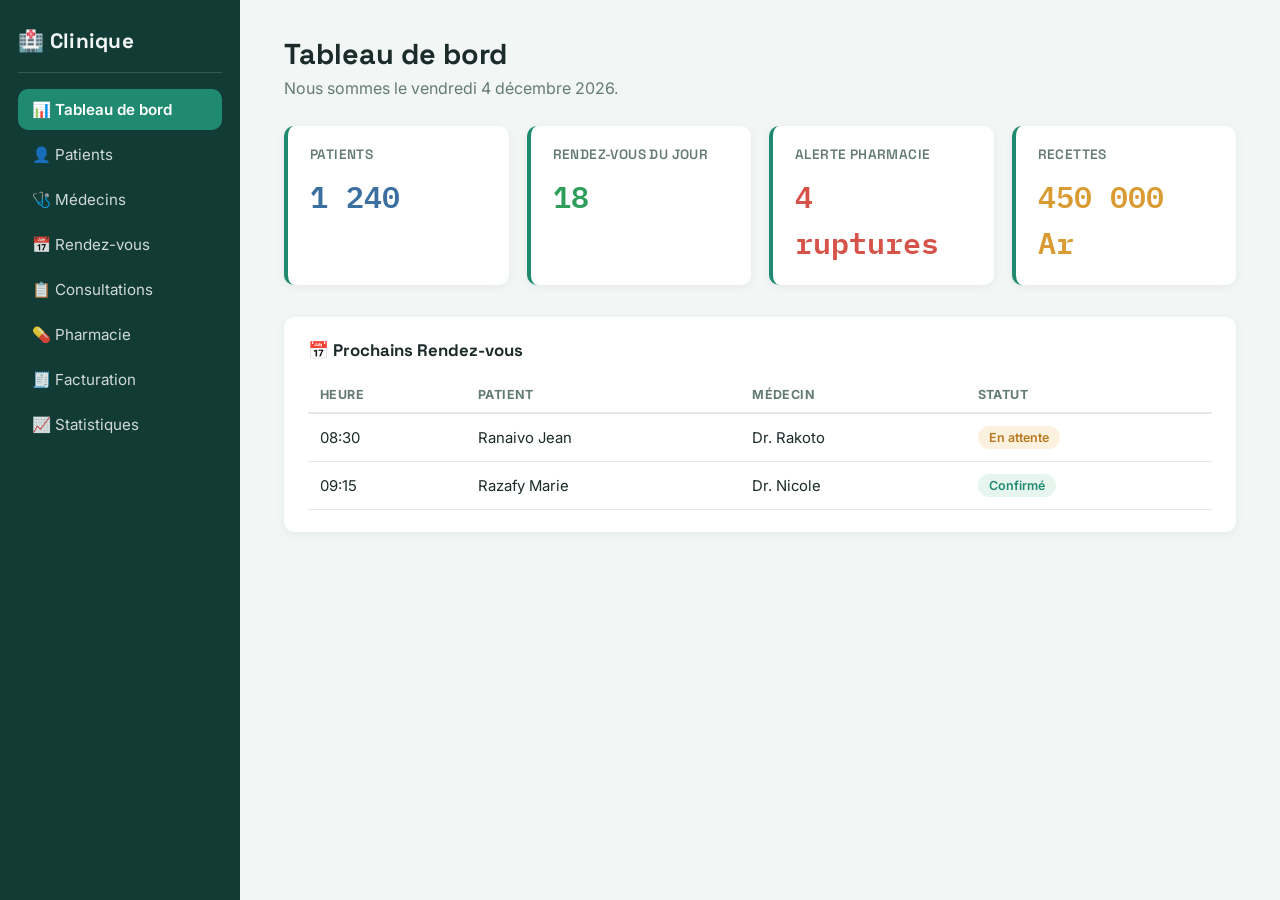
<file: index.html>
<!DOCTYPE html>
<html lang="fr">
<head>
    <meta charset="UTF-8">
    <meta name="viewport" content="width=device-width, initial-scale=1.0">
    <title>Gestion Clinique - Accueil</title>
    <link rel="stylesheet" href="css/style.css">
</head>
<body>

    <div class="menu-lateral">
        <h2>🏥 Clinique</h2>
        <hr>
        <a href="index.html" class="lien-actif">📊 Tableau de bord</a>
        <a href="patient.html">👤 Patients</a>
        <a href="medecins.html">🩺 Médecins</a>
        <a href="rendezvous.html">📅 Rendez-vous</a>
        <a href="consultations.html">📋 Consultations</a>
        <a href="pharmacie.html">💊 Pharmacie</a>
        <a href="factures.html">🧾 Facturation</a>
        <a href="statistiques.html">📈 Statistiques</a>
    </div>


    <div class="contenu-principal">

        <header>
            <h1>Tableau de bord</h1>
            <p id="date-jour">Bienvenue ! Voici l'activité de la clinique aujourd'hui.</p>
        </header>

        <div class="zone-cartes">

            <div class="carte-bleue">
                <h3>Patients</h3>
                <p class="chiffre">1 240</p>
            </div>

            <div class="carte-verte">
                <h3>Rendez-vous du jour</h3>
                <p class="chiffre">18</p>
            </div>

            <div class="carte-rouge">
                <h3>Alerte Pharmacie</h3>
                <p class="chiffre">4 ruptures</p>
            </div>

            <div class="carte-jaune">
                <h3>Recettes</h3>
                <p class="chiffre">450 000 Ar</p>
            </div>

        </div>

        <div class="zone-tableaux">

            <div class="bloc-donnees">
                <h3>📅 Prochains Rendez-vous</h3>
                <table>
                    <thead>
                        <tr>
                            <th>Heure</th>
                            <th>Patient</th>
                            <th>Médecin</th>
                            <th>Statut</th>
                        </tr>
                    </thead>
                    <tbody>
                        <tr>
                            <td>08:30</td>
                            <td>Ranaivo Jean</td>
                            <td>Dr. Rakoto</td>
                            <td><span class="badge badge-attente">En attente</span></td>
                        </tr>
                        <tr>
                            <td>09:15</td>
                            <td>Razafy Marie</td>
                            <td>Dr. Nicole</td>
                            <td><span class="badge badge-ok">Confirmé</span></td>
                        </tr>
                    </tbody>
                </table>
            </div>

        </div>

    </div>

    <script src="js/script.js"></script>
</body>
</html>
</file>
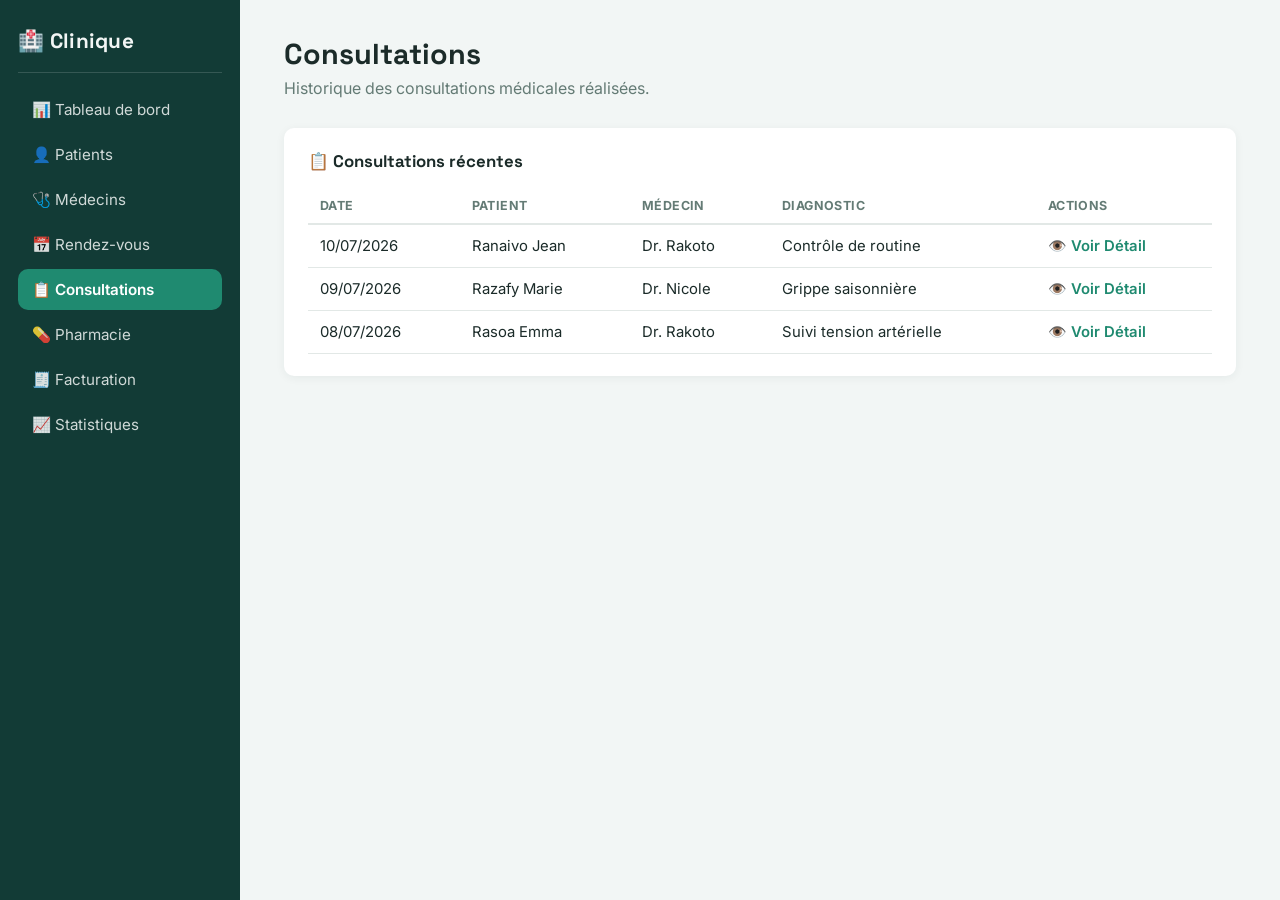
<file: consultations.html>
<!DOCTYPE html>
<html lang="fr">
<head>
    <meta charset="UTF-8">
    <meta name="viewport" content="width=device-width, initial-scale=1.0">
    <title>Gestion Clinique - Consultations</title>
    <link rel="stylesheet" href="css/style.css">
</head>
<body>

    <div class="menu-lateral">
        <h2>🏥 Clinique</h2>
        <hr>
        <a href="index.html">📊 Tableau de bord</a>
        <a href="patient.html">👤 Patients</a>
        <a href="medecins.html">🩺 Médecins</a>
        <a href="rendezvous.html">📅 Rendez-vous</a>
        <a href="consultations.html" class="lien-actif">📋 Consultations</a>
        <a href="pharmacie.html">💊 Pharmacie</a>
        <a href="factures.html">🧾 Facturation</a>
        <a href="statistiques.html">📈 Statistiques</a>
    </div>

    <div class="contenu-principal">
        <header>
            <h1>Consultations</h1>
            <p>Historique des consultations médicales réalisées.</p>
        </header>

        <div class="bloc-donnees" style="margin-top: 30px;">
            <h3>📋 Consultations récentes</h3>
            <table>
                <thead>
                    <tr>
                        <th>Date</th>
                        <th>Patient</th>
                        <th>Médecin</th>
                        <th>Diagnostic</th>
                        <th>Actions</th>
                    </tr>
                </thead>
                <tbody>
                    <tr>
                        <td>10/07/2026</td>
                        <td>Ranaivo Jean</td>
                        <td>Dr. Rakoto</td>
                        <td>Contrôle de routine</td>
                        <td><a href="#" class="lien-action">👁️ Voir Détail</a></td>
                    </tr>
                    <tr>
                        <td>09/07/2026</td>
                        <td>Razafy Marie</td>
                        <td>Dr. Nicole</td>
                        <td>Grippe saisonnière</td>
                        <td><a href="#" class="lien-action">👁️ Voir Détail</a></td>
                    </tr>
                    <tr>
                        <td>08/07/2026</td>
                        <td>Rasoa Emma</td>
                        <td>Dr. Rakoto</td>
                        <td>Suivi tension artérielle</td>
                        <td><a href="#" class="lien-action">👁️ Voir Détail</a></td>
                    </tr>
                </tbody>
            </table>
        </div>
    </div>

    <script src="js/script.js"></script>
</body>
</html>
</file>
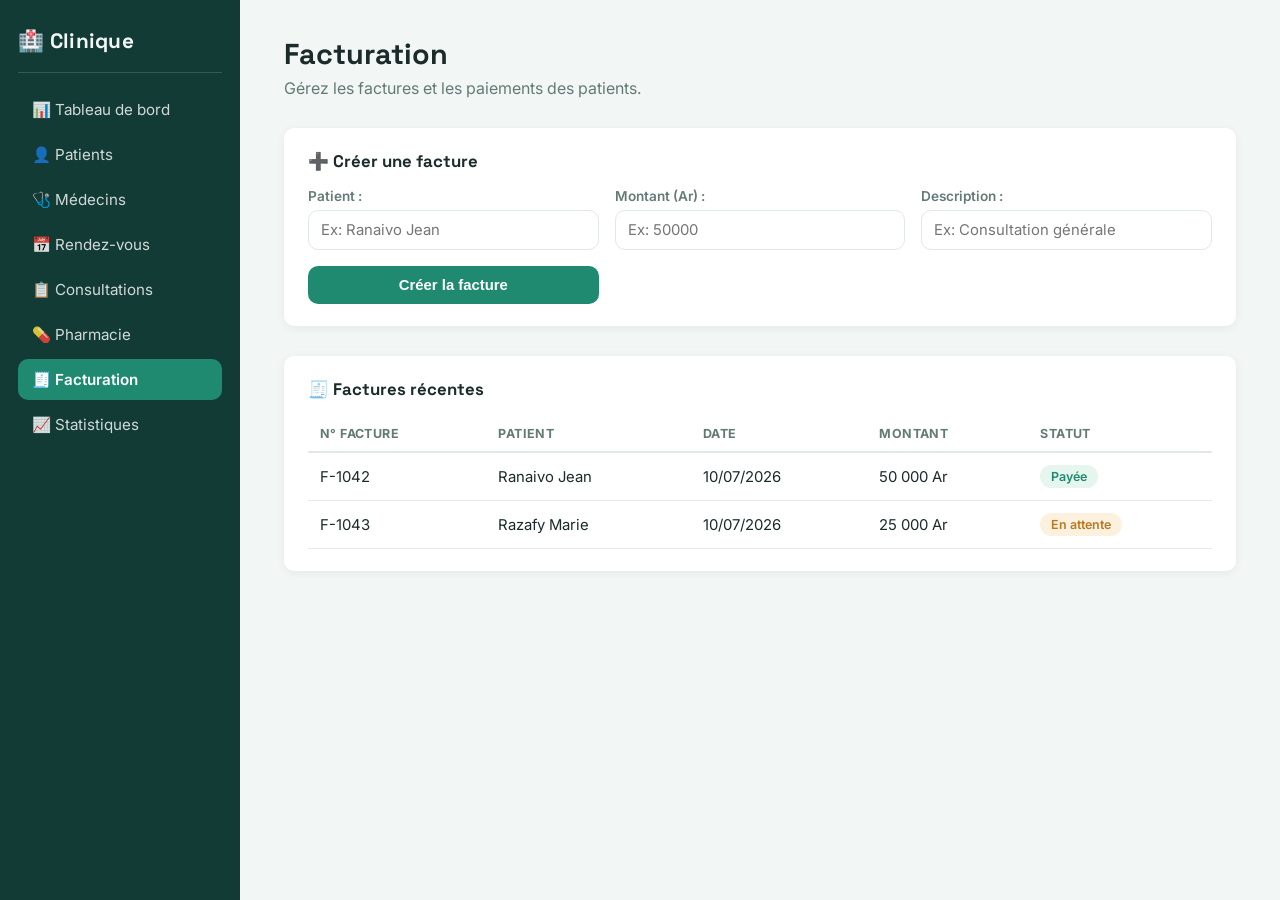
<file: factures.html>
<!DOCTYPE html>
<html lang="fr">
<head>
    <meta charset="UTF-8">
    <meta name="viewport" content="width=device-width, initial-scale=1.0">
    <title>Gestion Clinique - Facturation</title>
    <link rel="stylesheet" href="css/style.css">
</head>
<body>

    <div class="menu-lateral">
        <h2>🏥 Clinique</h2>
        <hr>
        <a href="index.html">📊 Tableau de bord</a>
        <a href="patient.html">👤 Patients</a>
        <a href="medecins.html">🩺 Médecins</a>
        <a href="rendezvous.html">📅 Rendez-vous</a>
        <a href="consultations.html">📋 Consultations</a>
        <a href="pharmacie.html">💊 Pharmacie</a>
        <a href="factures.html" class="lien-actif">🧾 Facturation</a>
        <a href="statistiques.html">📈 Statistiques</a>
    </div>

    <div class="contenu-principal">
        <header>
            <h1>Facturation</h1>
            <p>Gérez les factures et les paiements des patients.</p>
        </header>

        <div class="bloc-donnees" style="margin-top: 30px;">
            <h3>➕ Créer une facture</h3>

            <form action="#" method="POST" class="formulaire-simple">
                <div class="groupe-champ">
                    <label>Patient :</label>
                    <input type="text" name="nom_patient" placeholder="Ex: Ranaivo Jean" required>
                </div>

                <div class="groupe-champ">
                    <label>Montant (Ar) :</label>
                    <input type="number" name="montant" placeholder="Ex: 50000" min="0" required>
                </div>

                <div class="groupe-champ">
                    <label>Description :</label>
                    <input type="text" name="description" placeholder="Ex: Consultation générale">
                </div>

                <button type="submit" class="bouton-valider">Créer la facture</button>
            </form>
        </div>

        <div class="bloc-donnees" style="margin-top: 30px;">
            <h3>🧾 Factures récentes</h3>
            <table>
                <thead>
                    <tr>
                        <th>N° Facture</th>
                        <th>Patient</th>
                        <th>Date</th>
                        <th>Montant</th>
                        <th>Statut</th>
                    </tr>
                </thead>
                <tbody>
                    <tr>
                        <td>F-1042</td>
                        <td>Ranaivo Jean</td>
                        <td>10/07/2026</td>
                        <td>50 000 Ar</td>
                        <td><span class="badge badge-ok">Payée</span></td>
                    </tr>
                    <tr>
                        <td>F-1043</td>
                        <td>Razafy Marie</td>
                        <td>10/07/2026</td>
                        <td>25 000 Ar</td>
                        <td><span class="badge badge-attente">En attente</span></td>
                    </tr>
                </tbody>
            </table>
        </div>
    </div>

    <script src="js/script.js"></script>
</body>
</html>
</file>
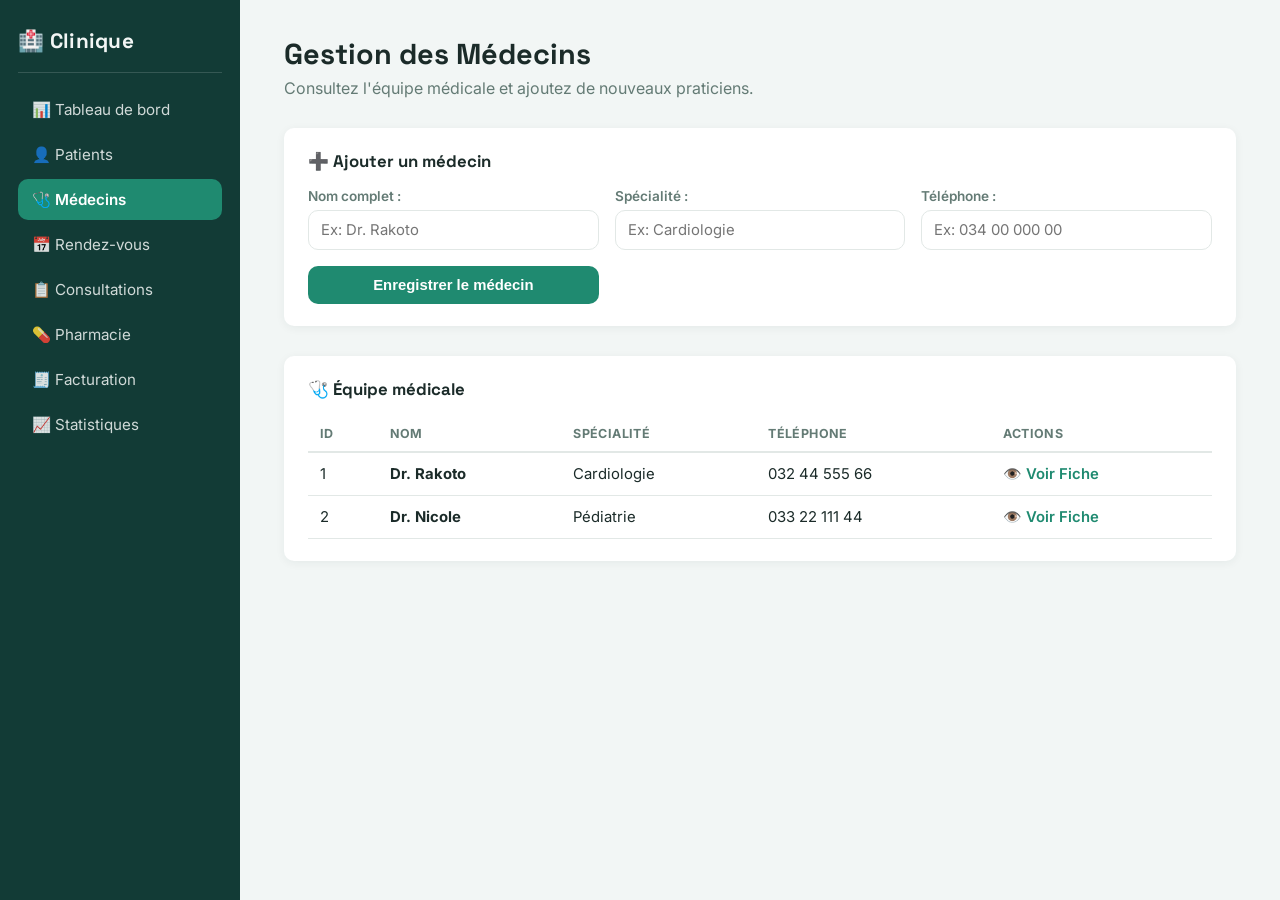
<file: medecins.html>
<!DOCTYPE html>
<html lang="fr">
<head>
    <meta charset="UTF-8">
    <meta name="viewport" content="width=device-width, initial-scale=1.0">
    <title>Gestion Clinique - Médecins</title>
    <link rel="stylesheet" href="css/style.css">
</head>
<body>

    <div class="menu-lateral">
        <h2>🏥 Clinique</h2>
        <hr>
        <a href="index.html">📊 Tableau de bord</a>
        <a href="patient.html">👤 Patients</a>
        <a href="medecins.html" class="lien-actif">🩺 Médecins</a>
        <a href="rendezvous.html">📅 Rendez-vous</a>
        <a href="consultations.html">📋 Consultations</a>
        <a href="pharmacie.html">💊 Pharmacie</a>
        <a href="factures.html">🧾 Facturation</a>
        <a href="statistiques.html">📈 Statistiques</a>
    </div>

    <div class="contenu-principal">
        <header>
            <h1>Gestion des Médecins</h1>
            <p>Consultez l'équipe médicale et ajoutez de nouveaux praticiens.</p>
        </header>

        <div class="bloc-donnees" style="margin-top: 30px;">
            <h3>➕ Ajouter un médecin</h3>

            <form action="#" method="POST" class="formulaire-simple">
                <div class="groupe-champ">
                    <label>Nom complet :</label>
                    <input type="text" name="nom_medecin" placeholder="Ex: Dr. Rakoto" required>
                </div>

                <div class="groupe-champ">
                    <label>Spécialité :</label>
                    <input type="text" name="specialite" placeholder="Ex: Cardiologie" required>
                </div>

                <div class="groupe-champ">
                    <label>Téléphone :</label>
                    <input type="tel" name="telephone" placeholder="Ex: 034 00 000 00">
                </div>

                <button type="submit" class="bouton-valider">Enregistrer le médecin</button>
            </form>
        </div>

        <div class="bloc-donnees" style="margin-top: 30px;">
            <h3>🩺 Équipe médicale</h3>
            <table>
                <thead>
                    <tr>
                        <th>ID</th>
                        <th>Nom</th>
                        <th>Spécialité</th>
                        <th>Téléphone</th>
                        <th>Actions</th>
                    </tr>
                </thead>
                <tbody>
                    <tr>
                        <td>1</td>
                        <td><strong>Dr. Rakoto</strong></td>
                        <td>Cardiologie</td>
                        <td>032 44 555 66</td>
                        <td><a href="#" class="lien-action">👁️ Voir Fiche</a></td>
                    </tr>
                    <tr>
                        <td>2</td>
                        <td><strong>Dr. Nicole</strong></td>
                        <td>Pédiatrie</td>
                        <td>033 22 111 44</td>
                        <td><a href="#" class="lien-action">👁️ Voir Fiche</a></td>
                    </tr>
                </tbody>
            </table>
        </div>
    </div>

    <script src="js/script.js"></script>
</body>
</html>
</file>
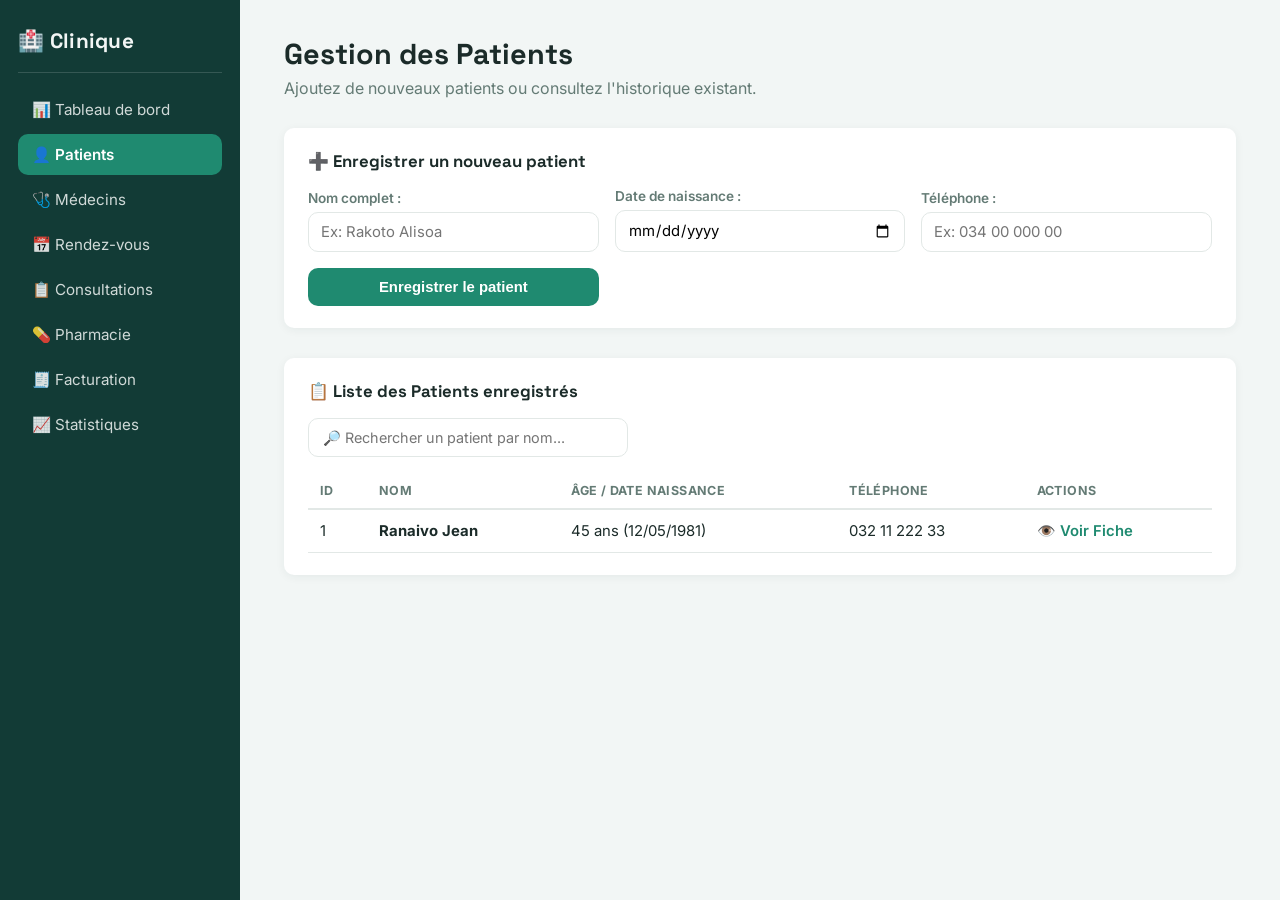
<file: patient.html>
<!DOCTYPE html>
<html lang="fr">
<head>
    <meta charset="UTF-8">
    <meta name="viewport" content="width=device-width, initial-scale=1.0">
    <title>Gestion Clinique - Patients</title>
    <link rel="stylesheet" href="css/style.css">
</head>
<body>

    <div class="menu-lateral">
        <h2>🏥 Clinique</h2>
        <hr>
        <a href="index.html">📊 Tableau de bord</a>
        <a href="patient.html" class="lien-actif">👤 Patients</a>
        <a href="medecins.html">🩺 Médecins</a>
        <a href="rendezvous.html">📅 Rendez-vous</a>
        <a href="consultations.html">📋 Consultations</a>
        <a href="pharmacie.html">💊 Pharmacie</a>
        <a href="factures.html">🧾 Facturation</a>
        <a href="statistiques.html">📈 Statistiques</a>
    </div>

    <div class="contenu-principal">
        <header>
            <h1>Gestion des Patients</h1>
            <p>Ajoutez de nouveaux patients ou consultez l'historique existant.</p>
        </header>

        <div class="bloc-donnees" style="margin-top: 30px;">
            <h3>➕ Enregistrer un nouveau patient</h3>

            <form id="form-patient" action="#" method="POST" class="formulaire-simple">
                <div class="groupe-champ">
                    <label>Nom complet :</label>
                    <input type="text" name="nom_patient" placeholder="Ex: Rakoto Alisoa" required>
                </div>

                <div class="groupe-champ">
                    <label>Date de naissance :</label>
                    <input type="date" name="date_naissance" required>
                </div>

                <div class="groupe-champ">
                    <label>Téléphone :</label>
                    <input type="tel" name="telephone" placeholder="Ex: 034 00 000 00">
                </div>

                <button type="submit" class="bouton-valider">Enregistrer le patient</button>
            </form>

            <p id="message-confirmation" class="message-confirmation">✅ Patient enregistré avec succès.</p>
        </div>

        <div class="bloc-donnees" style="margin-top: 30px;">
            <h3>📋 Liste des Patients enregistrés</h3>

            <input
                type="text"
                id="recherche-patient"
                class="barre-recherche"
                placeholder="🔎 Rechercher un patient par nom...">

            <table>
                <thead>
                    <tr>
                        <th>ID</th>
                        <th>Nom</th>
                        <th>Âge / Date Naissance</th>
                        <th>Téléphone</th>
                        <th>Actions</th>
                    </tr>
                </thead>
                <tbody id="corps-tableau-patients">
                    <tr>
                        <td>1</td>
                        <td><strong>Ranaivo Jean</strong></td>
                        <td>45 ans (12/05/1981)</td>
                        <td>032 11 222 33</td>
                        <td><a href="#" class="lien-action">👁️ Voir Fiche</a></td>
                    </tr>
                </tbody>
            </table>
        </div>

    </div>

    <script src="js/script.js"></script>
</body>
</html>
</file>
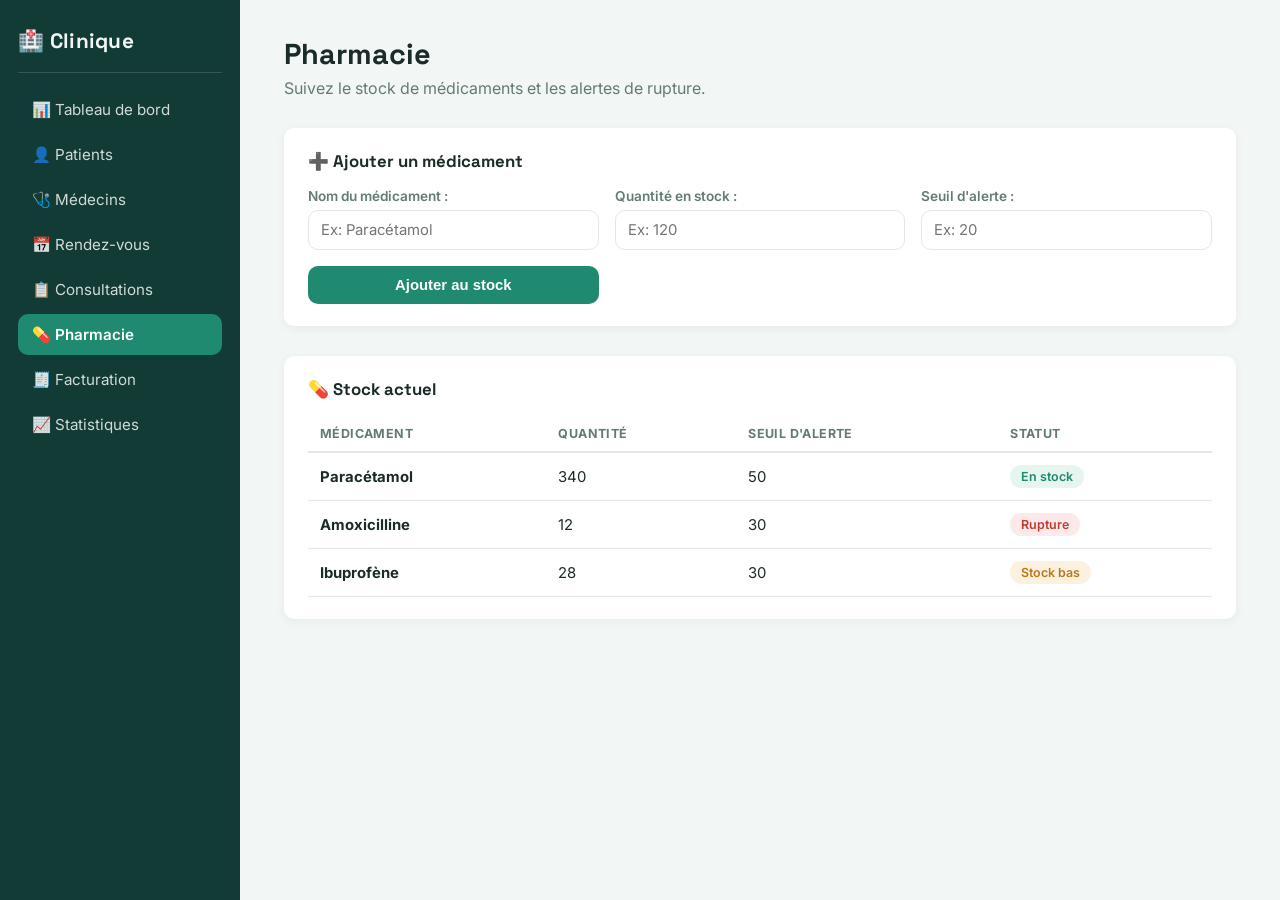
<file: pharmacie.html>
<!DOCTYPE html>
<html lang="fr">
<head>
    <meta charset="UTF-8">
    <meta name="viewport" content="width=device-width, initial-scale=1.0">
    <title>Gestion Clinique - Pharmacie</title>
    <link rel="stylesheet" href="css/style.css">
</head>
<body>

    <div class="menu-lateral">
        <h2>🏥 Clinique</h2>
        <hr>
        <a href="index.html">📊 Tableau de bord</a>
        <a href="patient.html">👤 Patients</a>
        <a href="medecins.html">🩺 Médecins</a>
        <a href="rendezvous.html">📅 Rendez-vous</a>
        <a href="consultations.html">📋 Consultations</a>
        <a href="pharmacie.html" class="lien-actif">💊 Pharmacie</a>
        <a href="factures.html">🧾 Facturation</a>
        <a href="statistiques.html">📈 Statistiques</a>
    </div>

    <div class="contenu-principal">
        <header>
            <h1>Pharmacie</h1>
            <p>Suivez le stock de médicaments et les alertes de rupture.</p>
        </header>

        <div class="bloc-donnees" style="margin-top: 30px;">
            <h3>➕ Ajouter un médicament</h3>

            <form action="#" method="POST" class="formulaire-simple">
                <div class="groupe-champ">
                    <label>Nom du médicament :</label>
                    <input type="text" name="nom_medicament" placeholder="Ex: Paracétamol" required>
                </div>

                <div class="groupe-champ">
                    <label>Quantité en stock :</label>
                    <input type="number" name="quantite" placeholder="Ex: 120" min="0" required>
                </div>

                <div class="groupe-champ">
                    <label>Seuil d'alerte :</label>
                    <input type="number" name="seuil_alerte" placeholder="Ex: 20" min="0" required>
                </div>

                <button type="submit" class="bouton-valider">Ajouter au stock</button>
            </form>
        </div>

        <div class="bloc-donnees" style="margin-top: 30px;">
            <h3>💊 Stock actuel</h3>
            <table>
                <thead>
                    <tr>
                        <th>Médicament</th>
                        <th>Quantité</th>
                        <th>Seuil d'alerte</th>
                        <th>Statut</th>
                    </tr>
                </thead>
                <tbody>
                    <tr>
                        <td><strong>Paracétamol</strong></td>
                        <td>340</td>
                        <td>50</td>
                        <td><span class="badge badge-ok">En stock</span></td>
                    </tr>
                    <tr>
                        <td><strong>Amoxicilline</strong></td>
                        <td>12</td>
                        <td>30</td>
                        <td><span class="badge badge-alerte">Rupture</span></td>
                    </tr>
                    <tr>
                        <td><strong>Ibuprofène</strong></td>
                        <td>28</td>
                        <td>30</td>
                        <td><span class="badge badge-attente">Stock bas</span></td>
                    </tr>
                </tbody>
            </table>
        </div>
    </div>

    <script src="js/script.js"></script>
</body>
</html>
</file>
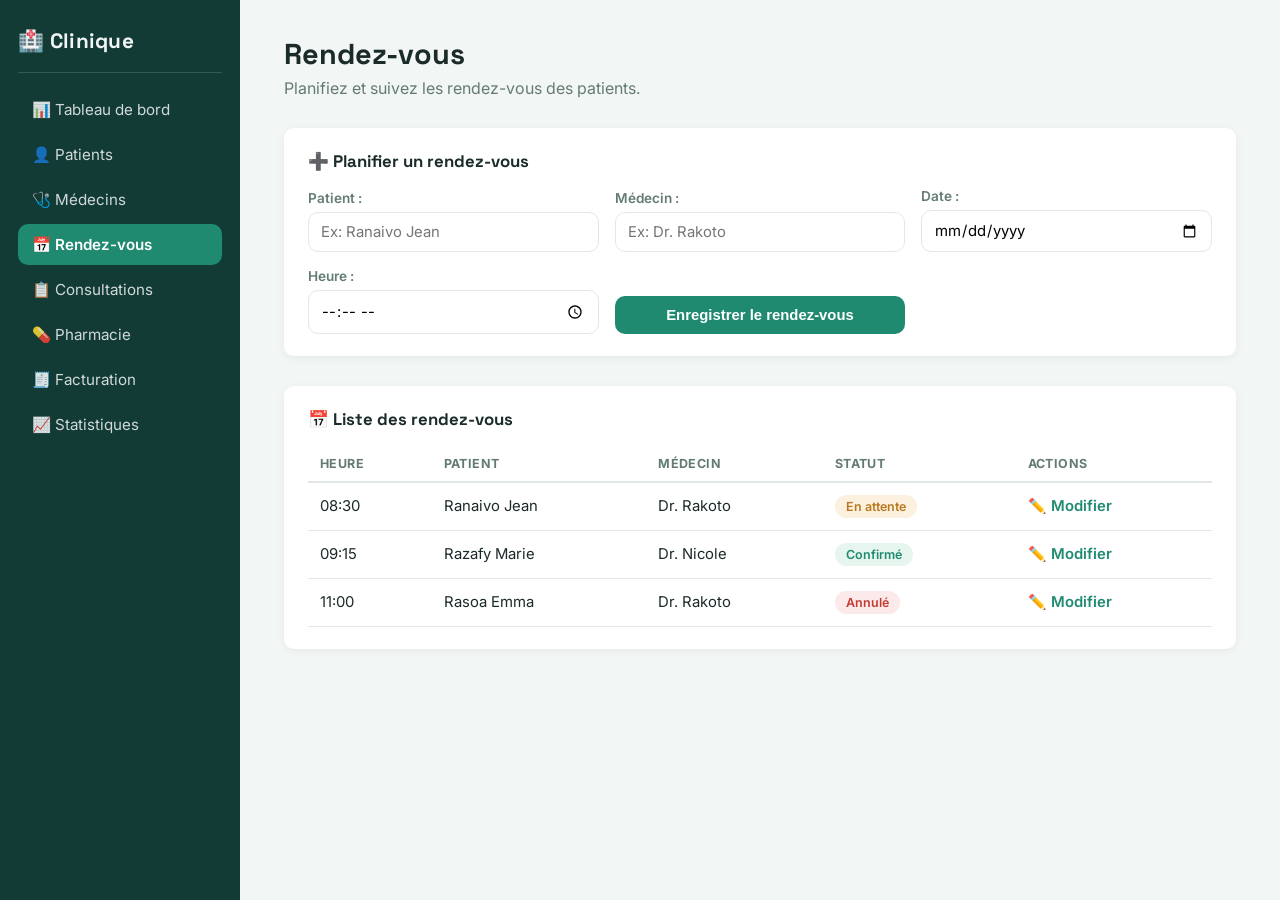
<file: rendezvous.html>
<!DOCTYPE html>
<html lang="fr">
<head>
    <meta charset="UTF-8">
    <meta name="viewport" content="width=device-width, initial-scale=1.0">
    <title>Gestion Clinique - Rendez-vous</title>
    <link rel="stylesheet" href="css/style.css">
</head>
<body>

    <div class="menu-lateral">
        <h2>🏥 Clinique</h2>
        <hr>
        <a href="index.html">📊 Tableau de bord</a>
        <a href="patient.html">👤 Patients</a>
        <a href="medecins.html">🩺 Médecins</a>
        <a href="rendezvous.html" class="lien-actif">📅 Rendez-vous</a>
        <a href="consultations.html">📋 Consultations</a>
        <a href="pharmacie.html">💊 Pharmacie</a>
        <a href="factures.html">🧾 Facturation</a>
        <a href="statistiques.html">📈 Statistiques</a>
    </div>

    <div class="contenu-principal">
        <header>
            <h1>Rendez-vous</h1>
            <p>Planifiez et suivez les rendez-vous des patients.</p>
        </header>

        <div class="bloc-donnees" style="margin-top: 30px;">
            <h3>➕ Planifier un rendez-vous</h3>

            <form action="#" method="POST" class="formulaire-simple">
                <div class="groupe-champ">
                    <label>Patient :</label>
                    <input type="text" name="nom_patient" placeholder="Ex: Ranaivo Jean" required>
                </div>

                <div class="groupe-champ">
                    <label>Médecin :</label>
                    <input type="text" name="nom_medecin" placeholder="Ex: Dr. Rakoto" required>
                </div>

                <div class="groupe-champ">
                    <label>Date :</label>
                    <input type="date" name="date_rdv" required>
                </div>

                <div class="groupe-champ">
                    <label>Heure :</label>
                    <input type="time" name="heure_rdv" required>
                </div>

                <button type="submit" class="bouton-valider">Enregistrer le rendez-vous</button>
            </form>
        </div>

        <div class="bloc-donnees" style="margin-top: 30px;">
            <h3>📅 Liste des rendez-vous</h3>
            <table>
                <thead>
                    <tr>
                        <th>Heure</th>
                        <th>Patient</th>
                        <th>Médecin</th>
                        <th>Statut</th>
                        <th>Actions</th>
                    </tr>
                </thead>
                <tbody>
                    <tr>
                        <td>08:30</td>
                        <td>Ranaivo Jean</td>
                        <td>Dr. Rakoto</td>
                        <td><span class="badge badge-attente">En attente</span></td>
                        <td><a href="#" class="lien-action">✏️ Modifier</a></td>
                    </tr>
                    <tr>
                        <td>09:15</td>
                        <td>Razafy Marie</td>
                        <td>Dr. Nicole</td>
                        <td><span class="badge badge-ok">Confirmé</span></td>
                        <td><a href="#" class="lien-action">✏️ Modifier</a></td>
                    </tr>
                    <tr>
                        <td>11:00</td>
                        <td>Rasoa Emma</td>
                        <td>Dr. Rakoto</td>
                        <td><span class="badge badge-alerte">Annulé</span></td>
                        <td><a href="#" class="lien-action">✏️ Modifier</a></td>
                    </tr>
                </tbody>
            </table>
        </div>
    </div>

    <script src="js/script.js"></script>
</body>
</html>
</file>
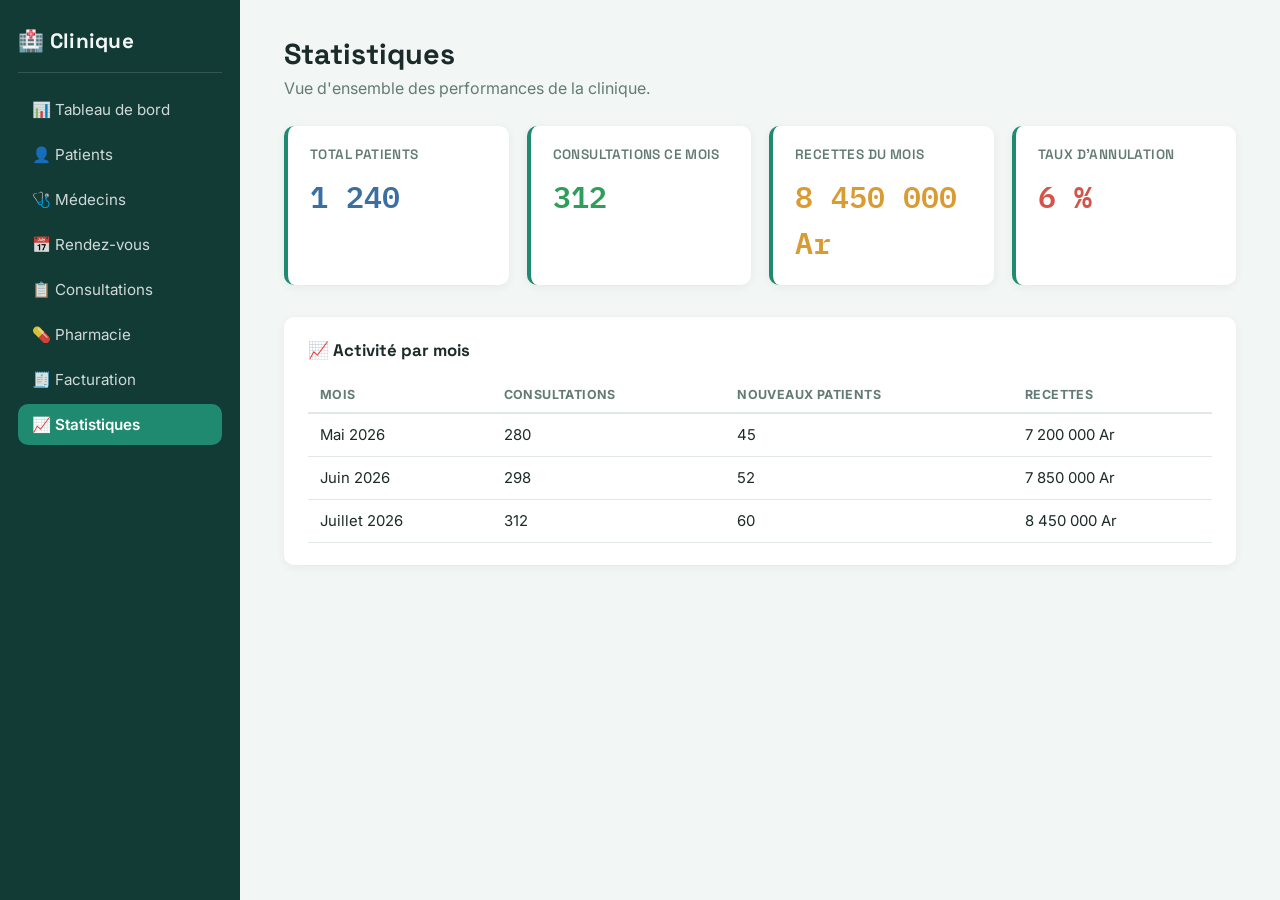
<file: statistiques.html>
<!DOCTYPE html>
<html lang="fr">
<head>
    <meta charset="UTF-8">
    <meta name="viewport" content="width=device-width, initial-scale=1.0">
    <title>Gestion Clinique - Statistiques</title>
    <link rel="stylesheet" href="css/style.css">
</head>
<body>

    <div class="menu-lateral">
        <h2>🏥 Clinique</h2>
        <hr>
        <a href="index.html">📊 Tableau de bord</a>
        <a href="patient.html">👤 Patients</a>
        <a href="medecins.html">🩺 Médecins</a>
        <a href="rendezvous.html">📅 Rendez-vous</a>
        <a href="consultations.html">📋 Consultations</a>
        <a href="pharmacie.html">💊 Pharmacie</a>
        <a href="factures.html">🧾 Facturation</a>
        <a href="statistiques.html" class="lien-actif">📈 Statistiques</a>
    </div>

    <div class="contenu-principal">
        <header>
            <h1>Statistiques</h1>
            <p>Vue d'ensemble des performances de la clinique.</p>
        </header>

        <div class="zone-cartes">
            <div class="carte-bleue">
                <h3>Total Patients</h3>
                <p class="chiffre">1 240</p>
            </div>

            <div class="carte-verte">
                <h3>Consultations ce mois</h3>
                <p class="chiffre">312</p>
            </div>

            <div class="carte-jaune">
                <h3>Recettes du mois</h3>
                <p class="chiffre">8 450 000 Ar</p>
            </div>

            <div class="carte-rouge">
                <h3>Taux d'annulation</h3>
                <p class="chiffre">6 %</p>
            </div>
        </div>

        <div class="bloc-donnees">
            <h3>📈 Activité par mois</h3>
            <table>
                <thead>
                    <tr>
                        <th>Mois</th>
                        <th>Consultations</th>
                        <th>Nouveaux patients</th>
                        <th>Recettes</th>
                    </tr>
                </thead>
                <tbody>
                    <tr>
                        <td>Mai 2026</td>
                        <td>280</td>
                        <td>45</td>
                        <td>7 200 000 Ar</td>
                    </tr>
                    <tr>
                        <td>Juin 2026</td>
                        <td>298</td>
                        <td>52</td>
                        <td>7 850 000 Ar</td>
                    </tr>
                    <tr>
                        <td>Juillet 2026</td>
                        <td>312</td>
                        <td>60</td>
                        <td>8 450 000 Ar</td>
                    </tr>
                </tbody>
            </table>
        </div>
    </div>

    <script src="js/script.js"></script>
</body>
</html>
</file>
<file: css/style.css>
/* =========================================================
   GESTION CLINIQUE — style.css
   Feuille de style simple, pensée pour un débutant.
   Tout le code est commenté et organisé par section.
   ========================================================= */

/* ---------- 1. Polices Google Fonts ---------- */
@import url('https://fonts.googleapis.com/css2?family=Space+Grotesk:wght@500;600;700&family=Inter:wght@400;500;600&family=IBM+Plex+Mono:wght@500;600&display=swap');

/* ---------- 2. Variables de couleurs (palette) ----------
   On regroupe toutes les couleurs ici : si on veut changer
   le thème plus tard, on ne modifie que cette section. */
:root {
    --bg: #F2F6F5;              /* fond général de la page */
    --surface: #FFFFFF;         /* fond des cartes / tableaux */
    --sidebar: #123B36;         /* vert sapin foncé du menu */
    --sidebar-hover: #1B4E47;
    --text-main: #1B2B29;       /* texte principal */
    --text-muted: #647B75;      /* texte secondaire / descriptions */
    --border: #E2E8E6;

    --accent-teal: #1F8A70;     /* couleur d'accent principale */
    --accent-blue: #3B6FA0;     /* carte "Patients" */
    --accent-green: #2F9E5B;    /* carte "Rendez-vous" */
    --accent-red: #D6534A;      /* carte "Alerte" */
    --accent-amber: #D99B32;    /* carte "Recettes" */

    --radius: 10px;
    --ombre: 0 2px 10px rgba(18, 59, 54, 0.06);
}

/* ---------- 3. Réinitialisation de base ---------- */
* {
    margin: 0;
    padding: 0;
    box-sizing: border-box;
}

body {
    font-family: 'Inter', sans-serif;
    background-color: var(--bg);
    color: var(--text-main);
    display: flex; /* place le menu et le contenu côte à côte */
    min-height: 100vh;
}

a {
    text-decoration: none;
    color: inherit;
}

h1, h2, h3 {
    font-family: 'Space Grotesk', sans-serif;
}

/* ---------- 4. Menu latéral (sidebar) ---------- */
.menu-lateral {
    width: 240px;
    background-color: var(--sidebar);
    color: #F2F6F5;
    padding: 28px 18px;
    position: sticky;
    top: 0;
    height: 100vh;
    flex-shrink: 0;
}

.menu-lateral h2 {
    font-size: 1.3rem;
    margin-bottom: 18px;
    letter-spacing: 0.3px;
}

.menu-lateral hr {
    border: none;
    border-top: 1px solid rgba(255, 255, 255, 0.15);
    margin-bottom: 16px;
}

.menu-lateral a {
    display: block;
    padding: 11px 14px;
    margin-bottom: 4px;
    border-radius: var(--radius);
    font-size: 0.95rem;
    color: rgba(242, 246, 245, 0.85);
    transition: background-color 0.15s ease, color 0.15s ease;
}

.menu-lateral a:hover {
    background-color: var(--sidebar-hover);
    color: #FFFFFF;
}

/* Le lien de la page actuelle est mis en valeur */
.menu-lateral a.lien-actif {
    background-color: var(--accent-teal);
    color: #FFFFFF;
    font-weight: 600;
}

/* ---------- 5. Contenu principal ---------- */
.contenu-principal {
    flex: 1;
    padding: 36px 44px;
}

header h1 {
    font-size: 1.8rem;
    margin-bottom: 6px;
}

header p {
    color: var(--text-muted);
    margin-bottom: 28px;
}

/* ---------- 6. Cartes de statistiques ---------- */
.zone-cartes {
    display: grid;
    grid-template-columns: repeat(4, 1fr);
    gap: 18px;
    margin-bottom: 32px;
}

/* Style commun à toutes les cartes */
.zone-cartes > div {
    background-color: var(--surface);
    border-radius: var(--radius);
    padding: 20px 22px;
    box-shadow: var(--ombre);
    border-left: 4px solid var(--accent-teal); /* couleur changée par carte */
}

.zone-cartes h3 {
    font-size: 0.85rem;
    font-weight: 600;
    color: var(--text-muted);
    text-transform: uppercase;
    letter-spacing: 0.4px;
    margin-bottom: 10px;
}

/* Le chiffre est écrit en police "monospace" pour un effet
   "écran médical" — c'est la petite touche distinctive du design */
.chiffre {
    font-family: 'IBM Plex Mono', monospace;
    font-size: 1.9rem;
    font-weight: 600;
}

.carte-bleue  { border-left-color: var(--accent-blue); }
.carte-verte  { border-left-color: var(--accent-green); }
.carte-rouge  { border-left-color: var(--accent-red); }
.carte-jaune  { border-left-color: var(--accent-amber); }

.carte-bleue  .chiffre { color: var(--accent-blue); }
.carte-verte  .chiffre { color: var(--accent-green); }
.carte-rouge  .chiffre { color: var(--accent-red); }
.carte-jaune  .chiffre { color: var(--accent-amber); }

/* ---------- 7. Blocs de contenu (tableaux, formulaires) ---------- */
.bloc-donnees {
    background-color: var(--surface);
    border-radius: var(--radius);
    padding: 22px 24px;
    box-shadow: var(--ombre);
}

.bloc-donnees h3 {
    font-size: 1.05rem;
    margin-bottom: 16px;
}

/* ---------- 8. Tableaux ---------- */
table {
    width: 100%;
    border-collapse: collapse;
}

thead th {
    text-align: left;
    font-size: 0.78rem;
    text-transform: uppercase;
    letter-spacing: 0.4px;
    color: var(--text-muted);
    padding: 10px 12px;
    border-bottom: 2px solid var(--border);
}

tbody td {
    padding: 12px;
    border-bottom: 1px solid var(--border);
    font-size: 0.93rem;
}

tbody tr:hover {
    background-color: var(--bg);
}

.lien-action {
    color: var(--accent-teal);
    font-weight: 600;
}

.lien-action:hover {
    text-decoration: underline;
}

/* ---------- 9. Formulaire ---------- */
.formulaire-simple {
    display: grid;
    grid-template-columns: repeat(3, 1fr);
    gap: 16px;
    align-items: end;
}

.groupe-champ label {
    display: block;
    font-size: 0.85rem;
    font-weight: 600;
    margin-bottom: 6px;
    color: var(--text-muted);
}

.groupe-champ input {
    width: 100%;
    padding: 10px 12px;
    border: 1px solid var(--border);
    border-radius: var(--radius);
    font-family: 'Inter', sans-serif;
    font-size: 0.93rem;
    transition: border-color 0.15s ease;
}

.groupe-champ input:focus {
    outline: none;
    border-color: var(--accent-teal);
}

.bouton-valider {
    grid-column: span 1;
    background-color: var(--accent-teal);
    color: #FFFFFF;
    border: none;
    padding: 11px 18px;
    border-radius: var(--radius);
    font-weight: 600;
    font-size: 0.93rem;
    cursor: pointer;
    transition: background-color 0.15s ease, transform 0.1s ease;
}

.bouton-valider:hover {
    background-color: #176e59;
    transform: translateY(-1px);
}

/* Message de confirmation affiché par le JavaScript */
.message-confirmation {
    display: none;
    margin-top: 14px;
    padding: 12px 14px;
    border-radius: var(--radius);
    background-color: #E7F5EF;
    color: #176e59;
    font-size: 0.9rem;
    font-weight: 600;
}

/* Barre de recherche (page patients) */
.barre-recherche {
    width: 100%;
    max-width: 320px;
    padding: 10px 14px;
    margin-bottom: 16px;
    border: 1px solid var(--border);
    border-radius: var(--radius);
    font-family: 'Inter', sans-serif;
    font-size: 0.9rem;
}

.barre-recherche:focus {
    outline: none;
    border-color: var(--accent-teal);
}

/* ---------- 10. Badges de statut (Confirmé, Rupture, Payée...) ---------- */
.badge {
    display: inline-block;
    padding: 4px 11px;
    border-radius: 999px;
    font-size: 0.78rem;
    font-weight: 600;
    white-space: nowrap;
}

.badge-ok       { background-color: #E7F5EF; color: #1F8A70; } /* confirmé / payée / en stock */
.badge-attente  { background-color: #FBF1DE; color: #B9791F; } /* en attente */
.badge-alerte   { background-color: #FBEAE9; color: #C23B32; } /* rupture / annulé */

/* ---------- 11. Petite mise en page responsive ---------- */
@media (max-width: 900px) {
    body {
        flex-direction: column;
    }

    .menu-lateral {
        width: 100%;
        height: auto;
        position: relative;
    }

    .zone-cartes {
        grid-template-columns: repeat(2, 1fr);
    }

    .formulaire-simple {
        grid-template-columns: 1fr;
    }
}
</file>
